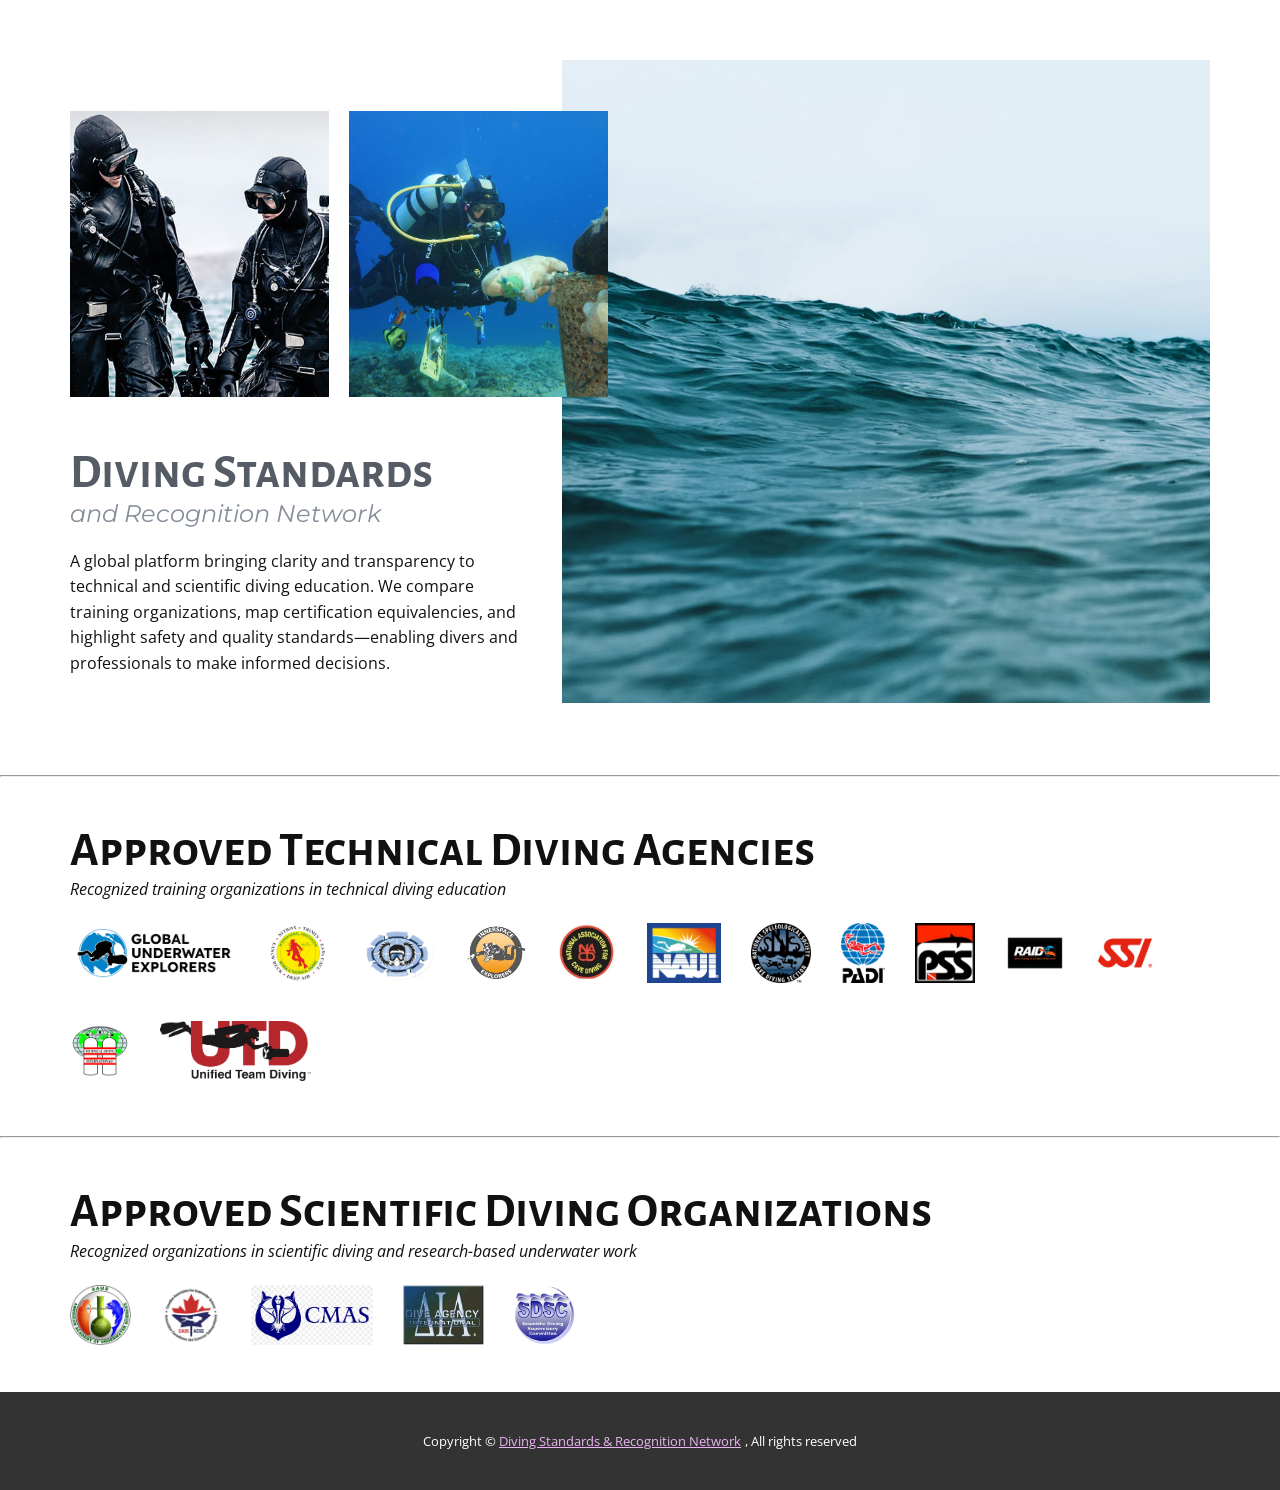
<file: index.html>
<!DOCTYPE html>
<html style="font-size: 16px;" lang="en"><head>
  <meta name="viewport" content="width=device-width, initial-scale=1.0">
  <meta charset="utf-8">
  <meta name="keywords" content="Scuba Diving">
  <meta name="description" content="">
  <title>Diving Standards & Recognition Network</title>
  <link rel="stylesheet" href="/css/nicepage.css" media="screen">
  <link rel="stylesheet" href="/css/nicepage-site.css" media="screen">
  <link rel="stylesheet" href="/css/Page-4.css" media="screen">
  
  <script class="u-script" type="text/javascript" src="/js/jquery-3.5.1.min.js" defer=""></script>
  <script class="u-script" type="text/javascript" src="/js/nicepage.js" defer=""></script>
  <link id="u-theme-google-font" rel="stylesheet" href="https://fonts.googleapis.com/css?family=Montserrat:100,100i,200,200i,300,300i,400,400i,500,500i,600,600i,700,700i,800,800i,900,900i|Open+Sans:300,300i,400,400i,500,500i,600,600i,700,700i,800,800i">
  <link id="u-page-google-font" rel="stylesheet" href="https://fonts.googleapis.com/css?family=Alegreya+Sans+SC:100,100i,300,300i,400,400i,500,500i,700,700i,800,800i,900,900i">

  <script type="application/ld+json">{
		"@context": "https://schema.org",
		"@type": "Organization",
		"name": ""
  }</script>
  
  <meta name="theme-color" content="#a734b7">
  <meta property="og:title" content="Page 4">
  <meta property="og:type" content="website">
</head>

<body data-path-to-root="/" data-include-products="false" class="u-body u-xl-mode" data-lang="en">
  <section class="u-align-right u-clearfix u-section-1" id="sec-b1d3">
    <div class="u-clearfix u-sheet u-valign-top-lg u-valign-top-md u-valign-top-xl u-sheet-1">
      <img src="/img/dafe.jpg" alt="" class="u-expanded-width-sm u-expanded-width-xs u-image u-image-default u-image-1">

      <div class="u-clearfix u-gutter-20 u-layout-wrap u-layout-wrap-1">
        <div class="u-gutter-0 u-layout">
          <div class="u-layout-col">
            <div class="u-size-30">
              <div class="u-layout-row">
                <div class="u-container-style u-image u-layout-cell u-left-cell u-size-30 u-image-2">
                  <div class="u-container-layout u-container-layout-1"></div>
                </div>

                <div class="u-container-style u-image u-layout-cell u-right-cell u-size-30 u-image-3">
                  <div class="u-container-layout u-container-layout-2"></div>
                </div>
              </div>
            </div>

            <div class="u-size-30">
              <div class="u-layout-col">
                <div class="u-container-style u-layout-cell u-left-cell u-right-cell u-size-60 u-layout-cell-3">
                  <div class="u-container-layout u-container-layout-3">
                    <h1 class="u-custom-font u-text u-text-palette-5-dark-2 u-text-1">Diving Standards</h1>
                    <h4 class="u-text u-text-palette-5-dark-1 u-text-2">and Recognition Network</h4>
                    <p class="u-text u-text-default u-text-3">A global platform bringing clarity and transparency to technical and scientific diving education. We compare training organizations, map certification equivalencies, and highlight safety and quality standards—enabling divers and professionals to make informed decisions.</p>
                  </div>
                </div>
              </div>
            </div>
          </div>
        </div>
      </div>
    </div>

    <hr>

    <div class="u-clearfix u-sheet u-valign-middle u-section-2" style="padding-top:40px; padding-bottom:40px;">
      <h2 class="u-text u-text-default u-text-1">Approved Technical Diving Agencies</h2>
      <p class="u-text u-text-default u-text-2">Recognized training organizations in technical diving education</p>

      <div class="u-layout-grid u-expanded-width u-grid-3" style="display:flex; flex-wrap:wrap; gap:30px; align-items:center; margin-top:20px;">

        <div class="u-logo-item">
          <a href="#" target="_blank" title="GUE">
            <img src="/img/logos/gue.png" alt="GUE" style="height:60px;">
          </a>
        </div>
        
        <div class="u-logo-item">
          <a href="#" target="_blank" title="IANTD">
            <img src="/img/logos/iantd.png" alt="IANTD" style="height:60px;">
          </a>
        </div>

        <div class="u-logo-item">
          <a href="#" target="_blank" title="IART">
            <img src="/img/logos/iart.png" alt="IART" style="height:60px;">
          </a>
        </div>
        
        <div class="u-logo-item">
          <a href="#" target="_blank" title="ISE">
            <img src="/img/logos/ise.png" alt="ISE" style="height:60px;">
          </a>
        </div>
        
        <div class="u-logo-item">
          <a href="#" target="_blank" title="NACD">
            <img src="/img/logos/nacd.png" alt="NACD" style="height:60px;">
          </a>
        </div>
        
        <div class="u-logo-item">
          <a href="#" target="_blank" title="NAUI Tech">
            <img src="/img/logos/naui.png" alt="NAUI Tech" style="height:60px;">
          </a>
        </div>
        
        <div class="u-logo-item">
          <a href="#" target="_blank" title="NSS-CDS">
            <img src="/img/logos/nss-cds.png" alt="NSS-CDS" style="height:60px;">
          </a>
        </div>
        
        <div class="u-logo-item">
          <a href="#" target="_blank" title="PADI TecRec">
            <img src="/img/logos/padi.png" alt="PADI TecRec" style="height:60px;">
          </a>
        </div>
        
        <div class="u-logo-item">
          <a href="https://www.pssworldwide.org/en/technical-pss.htm" target="_blank" title="PSS">
            <img src="/img/logos/pss.png" alt="PSS" style="height:60px;">
          </a>
        </div>
        
        <div class="u-logo-item">
          <a href="#" target="_blank" title="RAID">
            <img src="/img/logos/raid.png" alt="RAID" style="height:60px;">
          </a>
        </div>
        
        <div class="u-logo-item">
          <a href="#" target="_blank" title="SSI XR">
            <img src="/img/logos/ssi.png" alt="SSI XR" style="height:60px;">
          </a>
        </div>

        <div class="u-logo-item">
          <a href="#" target="_blank" title="TDI">
            <img src="/img/logos/tdi.png" alt="TDI" style="height:60px;">
          </a>
        </div>

        <div class="u-logo-item">
          <a href="#" target="_blank" title="UTD">
            <img src="/img/logos/utd.png" alt="UTD" style="height:60px;">
          </a>
        </div>

      </div>
    </div>

    <hr>


    <div class="u-clearfix u-sheet u-valign-middle u-section-3" style="padding-top:40px; padding-bottom:40px;">
      <h2 class="u-text u-text-default u-text-1">Approved Scientific Diving Organizations</h2>
      <p class="u-text u-text-default u-text-2">Recognized organizations in scientific diving and research-based underwater work</p>

      <div class="u-layout-grid u-expanded-width u-grid-3" style="display:flex; flex-wrap:wrap; gap:30px; align-items:center; margin-top:20px;">

        <div class="u-logo-item">
          <a href="#" target="_blank" title="AAUS">
            <img src="/img/logos/aaus.png" alt="AAUS" style="height:60px;">
          </a>
        </div>

        <div class="u-logo-item">
          <a href="#" target="_blank" title="CAUS">
            <img src="/img/logos/caus.png" alt="CAUS" style="height:60px;">
          </a>
        </div>

        <div class="u-logo-item">
          <a href="#" target="_blank" title="CMAS Scientific Committee">
            <img src="/img/logos/cmas.png" alt="CMAS Scientific Committee" style="height:60px;">
          </a>
        </div>

        <div class="u-logo-item">
          <a href="#" target="_blank" title="DIA">
            <img src="/img/logos/dia.png" alt="DIA" style="height:60px;">
          </a>
        </div>

        <div class="u-logo-item">
          <a href="#" target="_blank" title="SDSC">
            <img src="/img/logos/sdsc.png" alt="SDSC" style="height:60px;">
          </a>
        </div>

      </div>
    </div>
  </section>

  <section class="u-backlink u-clearfix u-grey-80">
    <p class="u-text">
    <span>Copyright &copy; </span>
    <a class="u-link" href="https://dsrn.org/" target="_blank" rel="nofollow">
      <span>Diving Standards & Recognition Network</span>
    </a>
    <span>, All rights reserved</span>
    </p>
  </section>
  
</body>
</html>
</file>
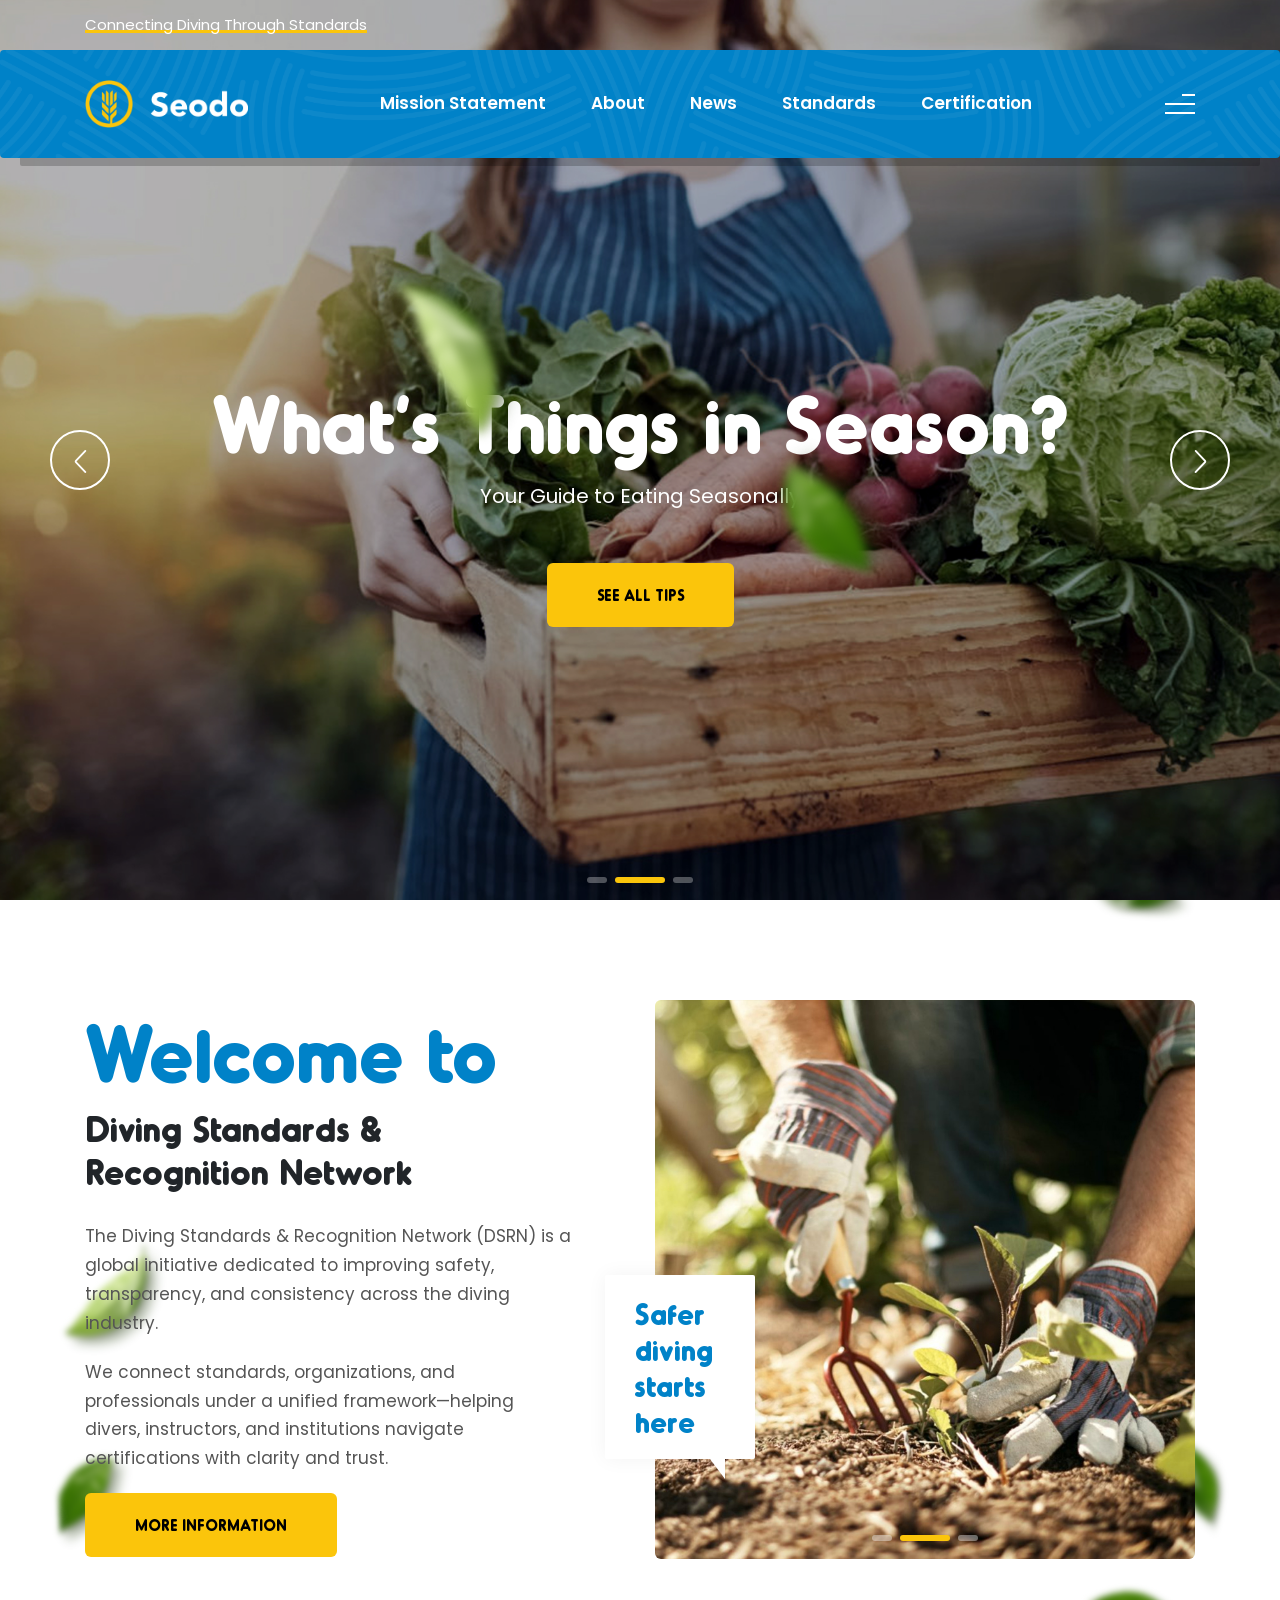
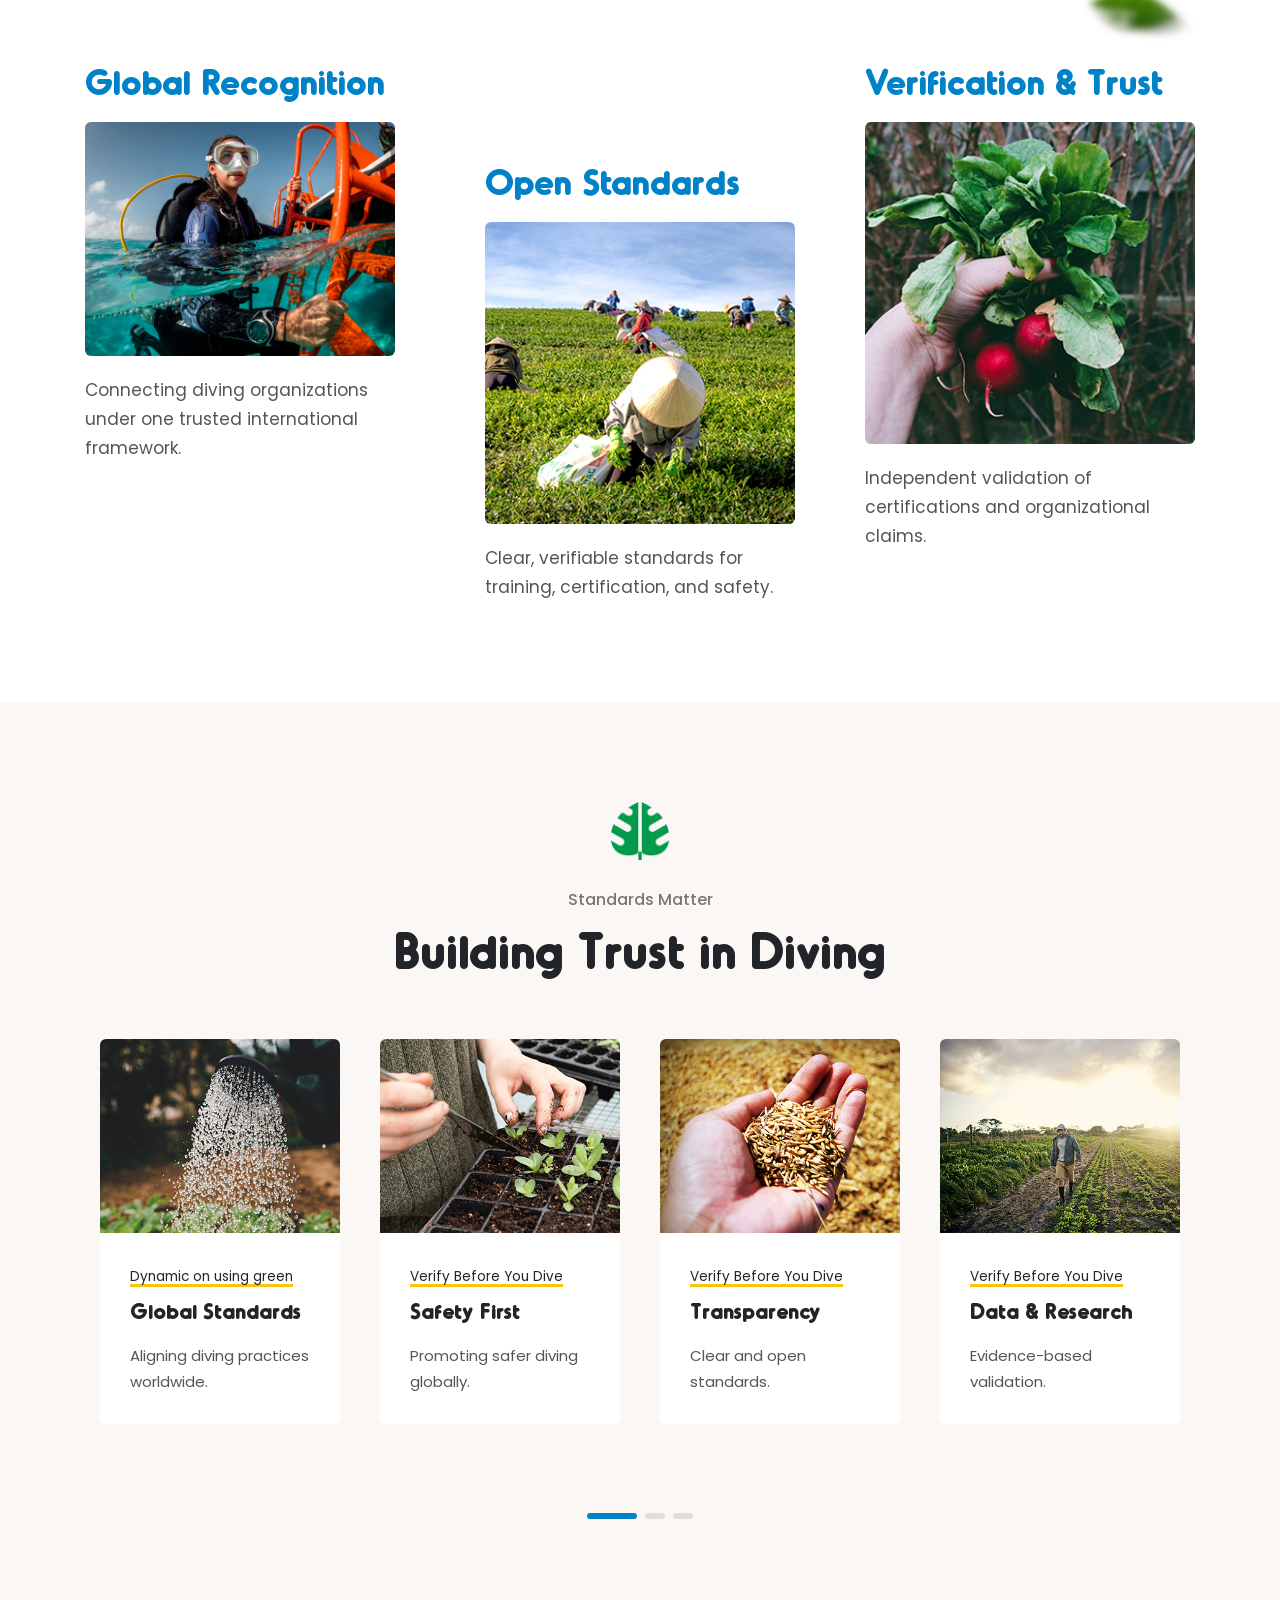
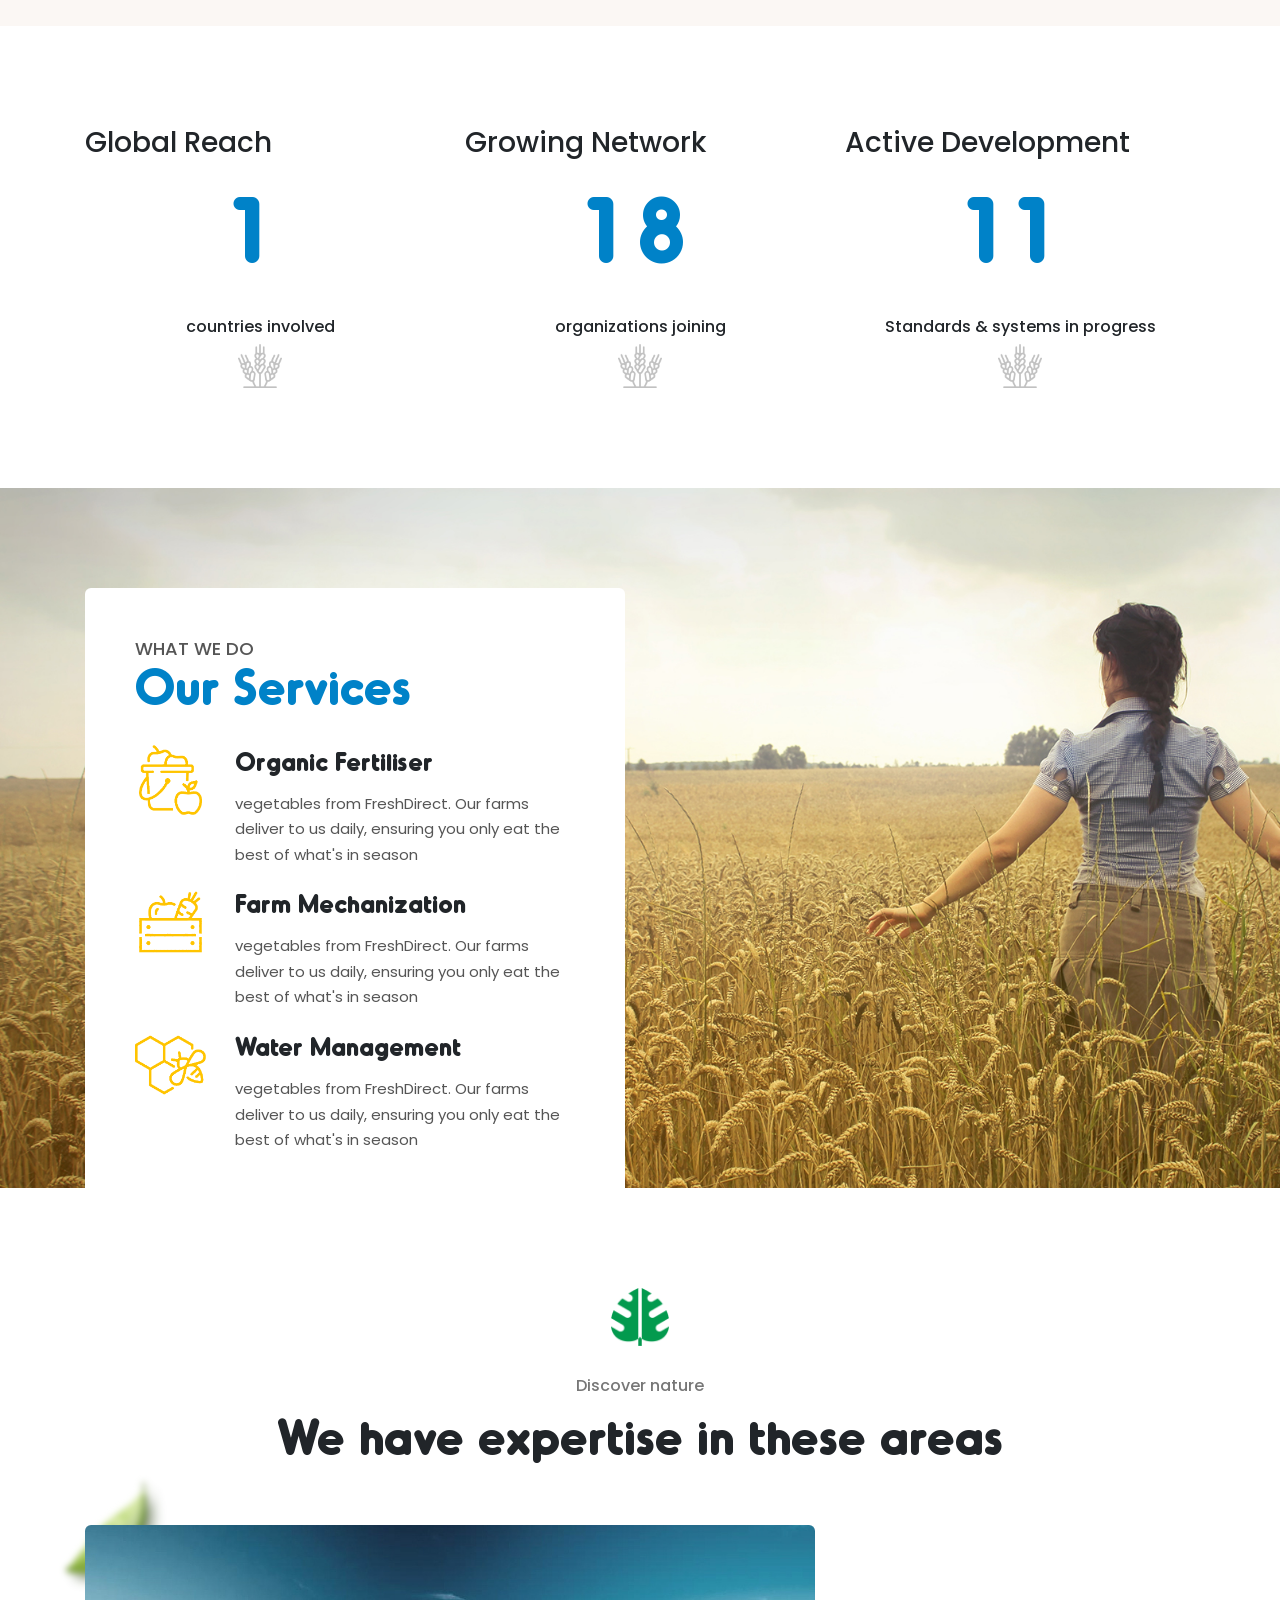
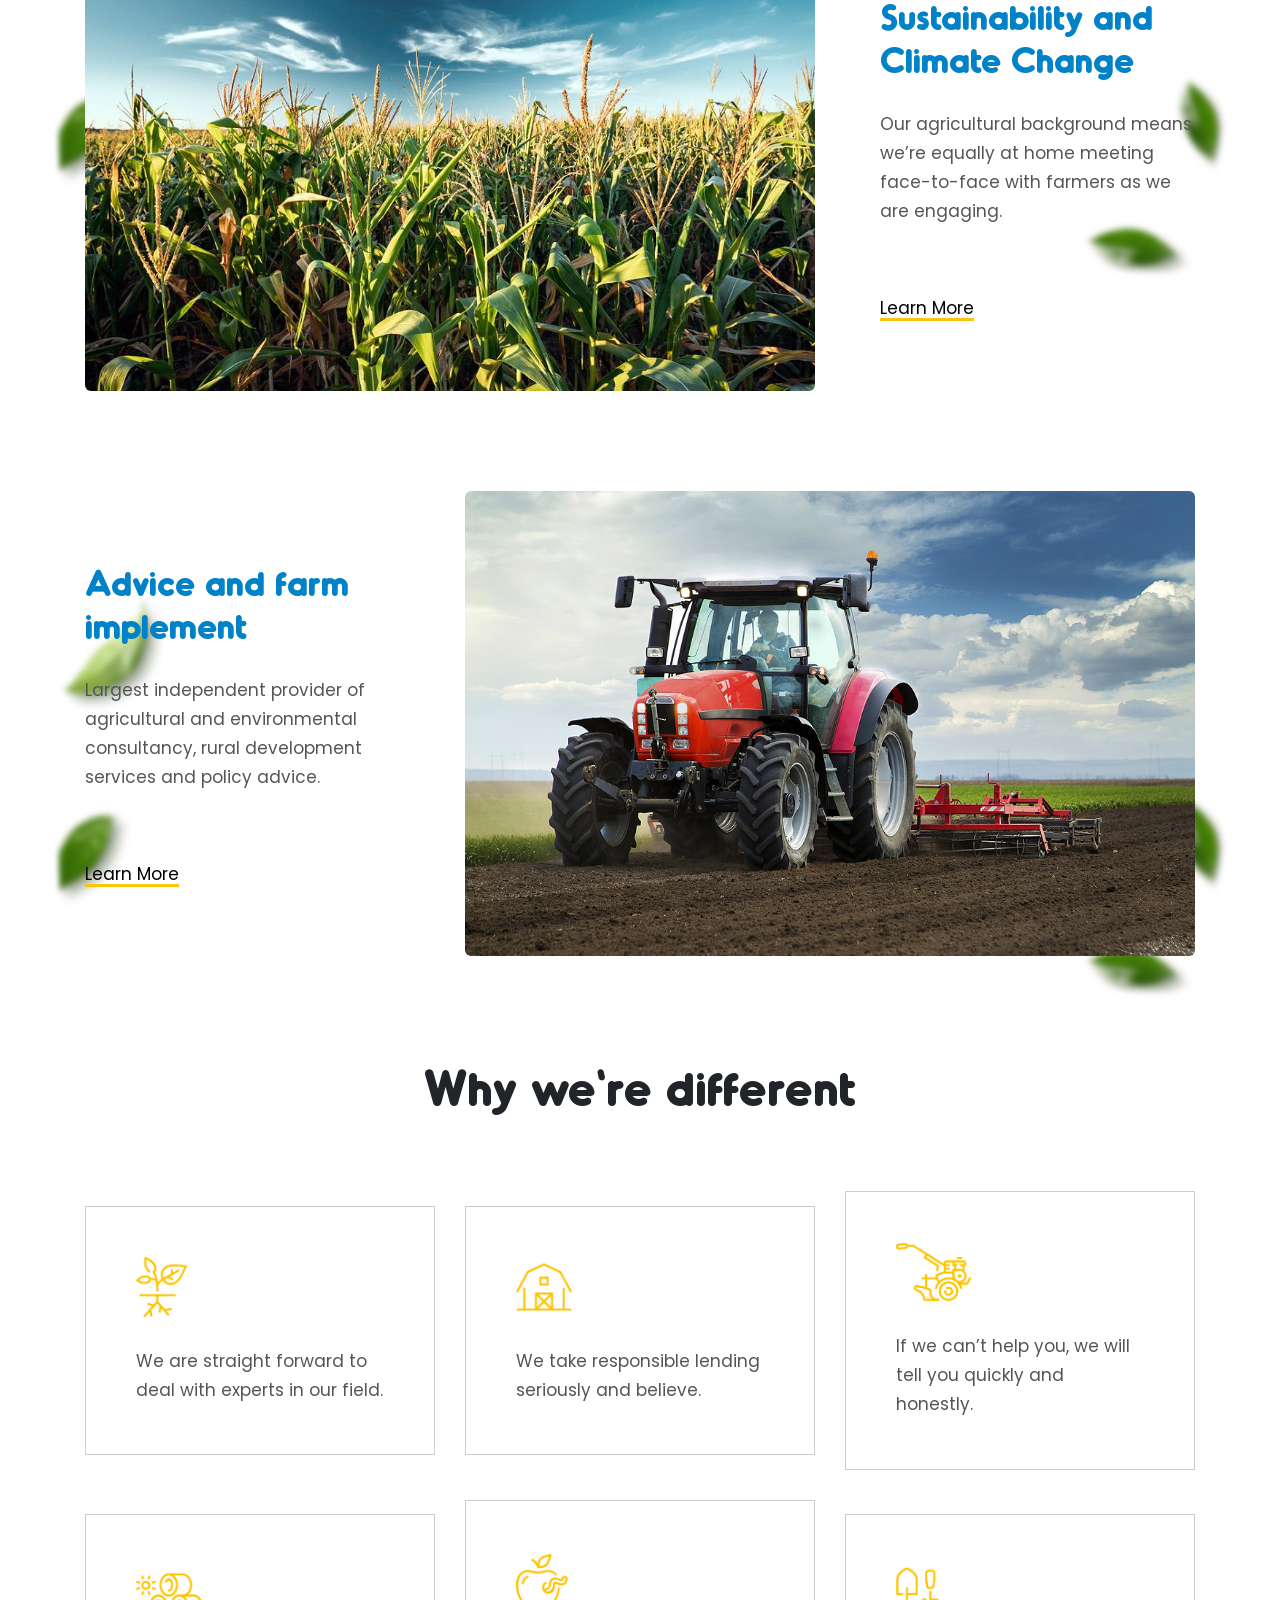
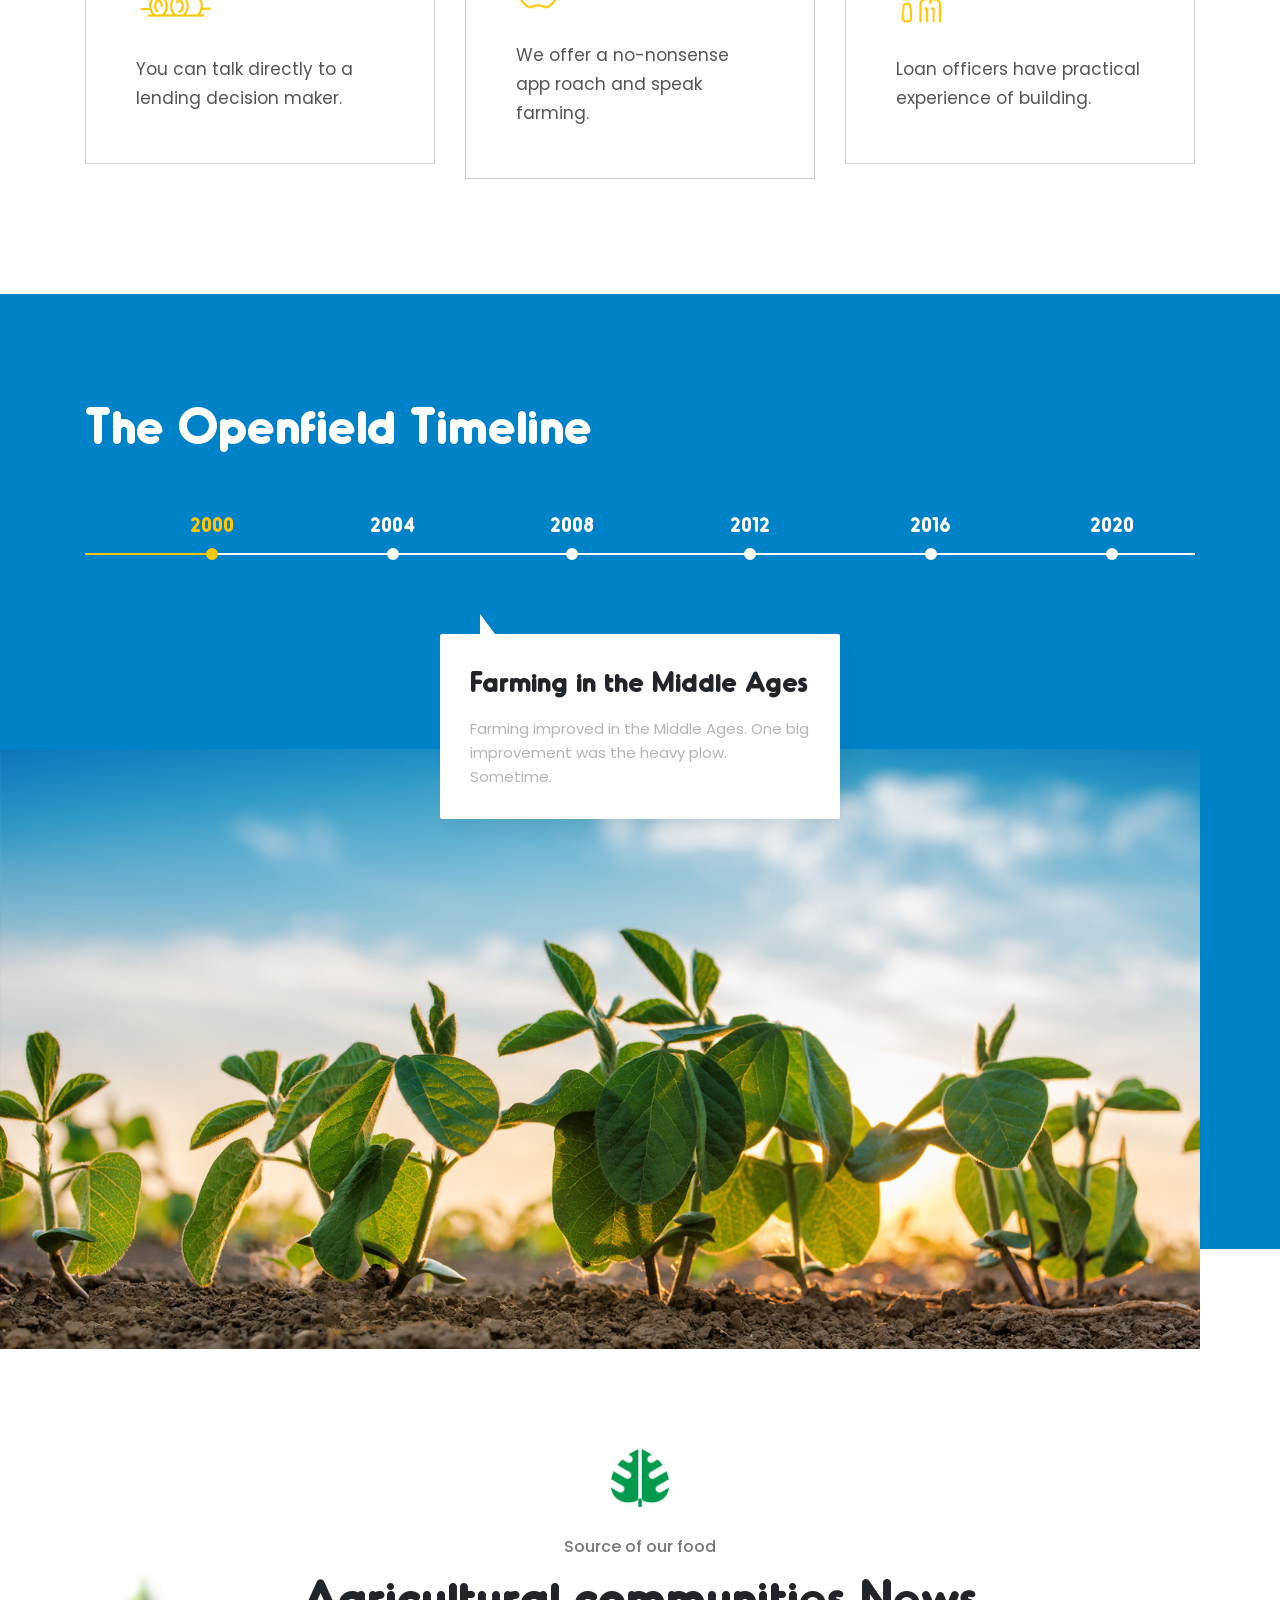
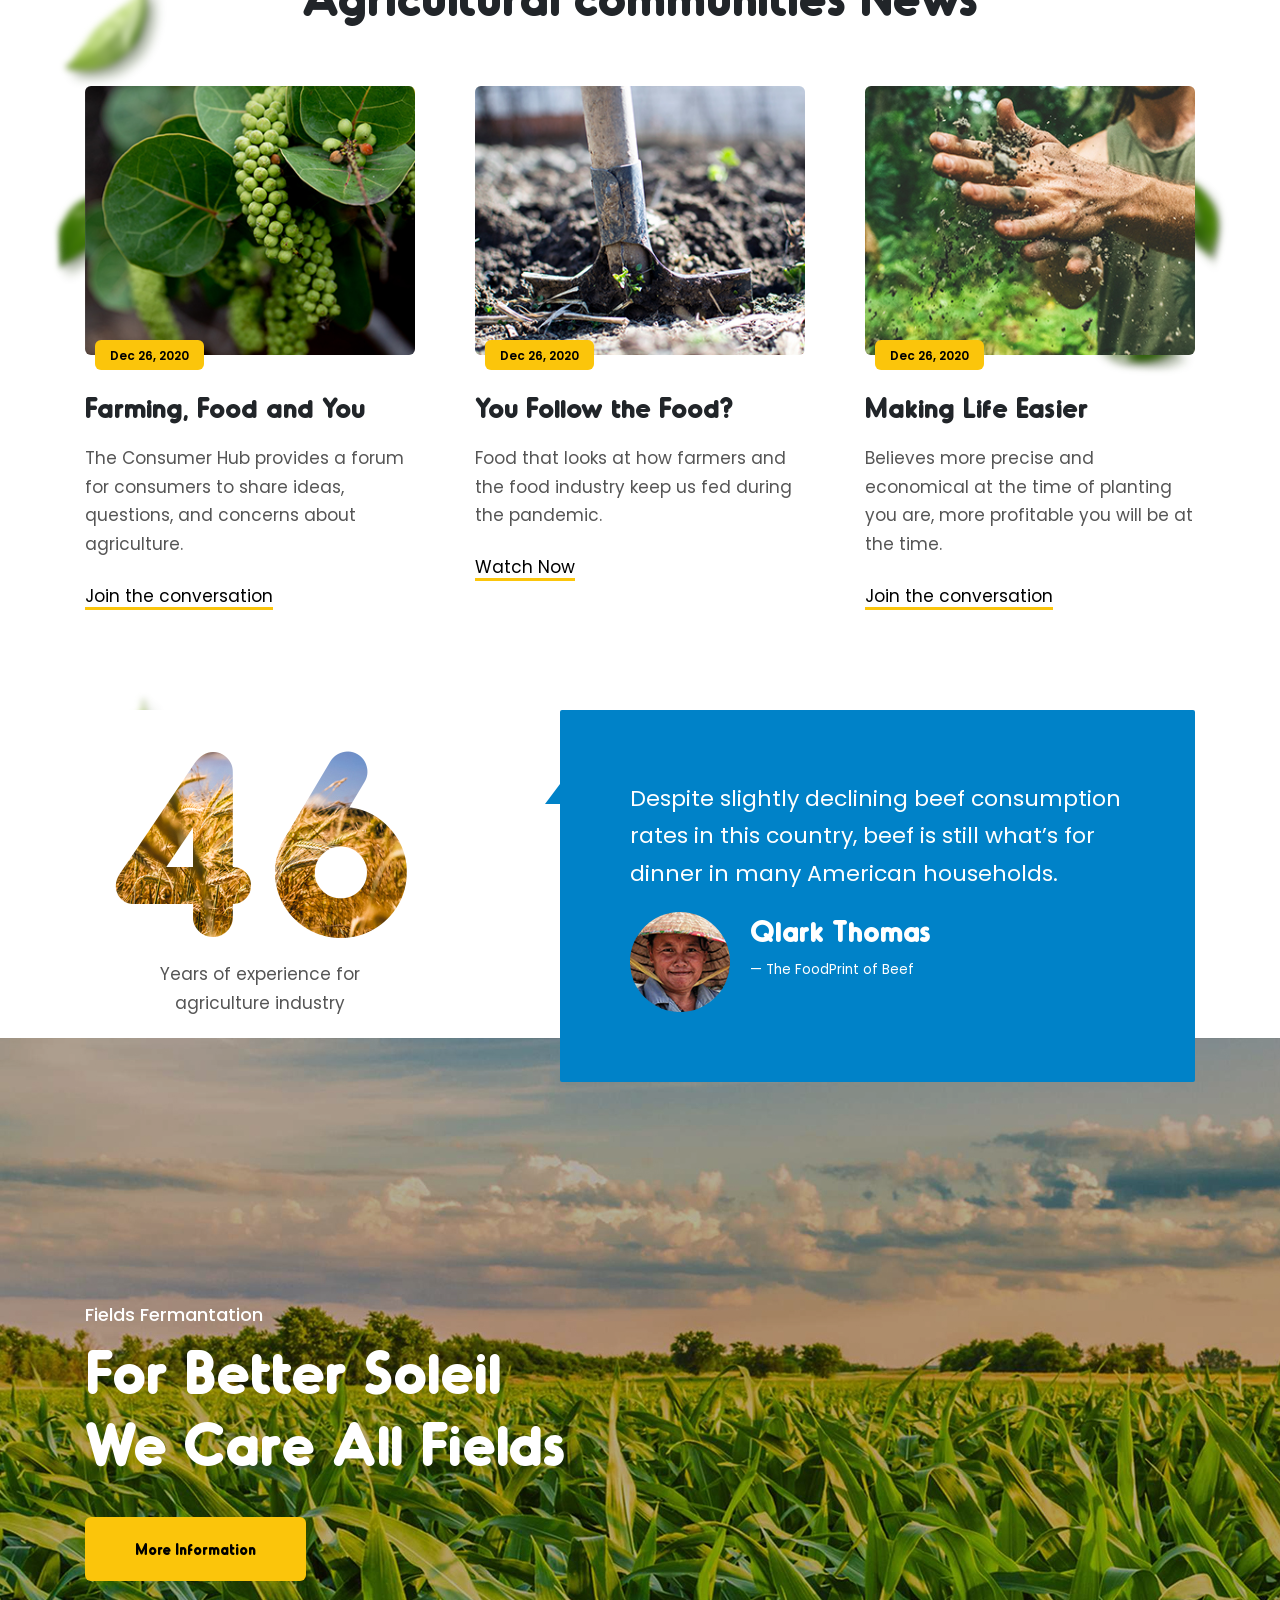
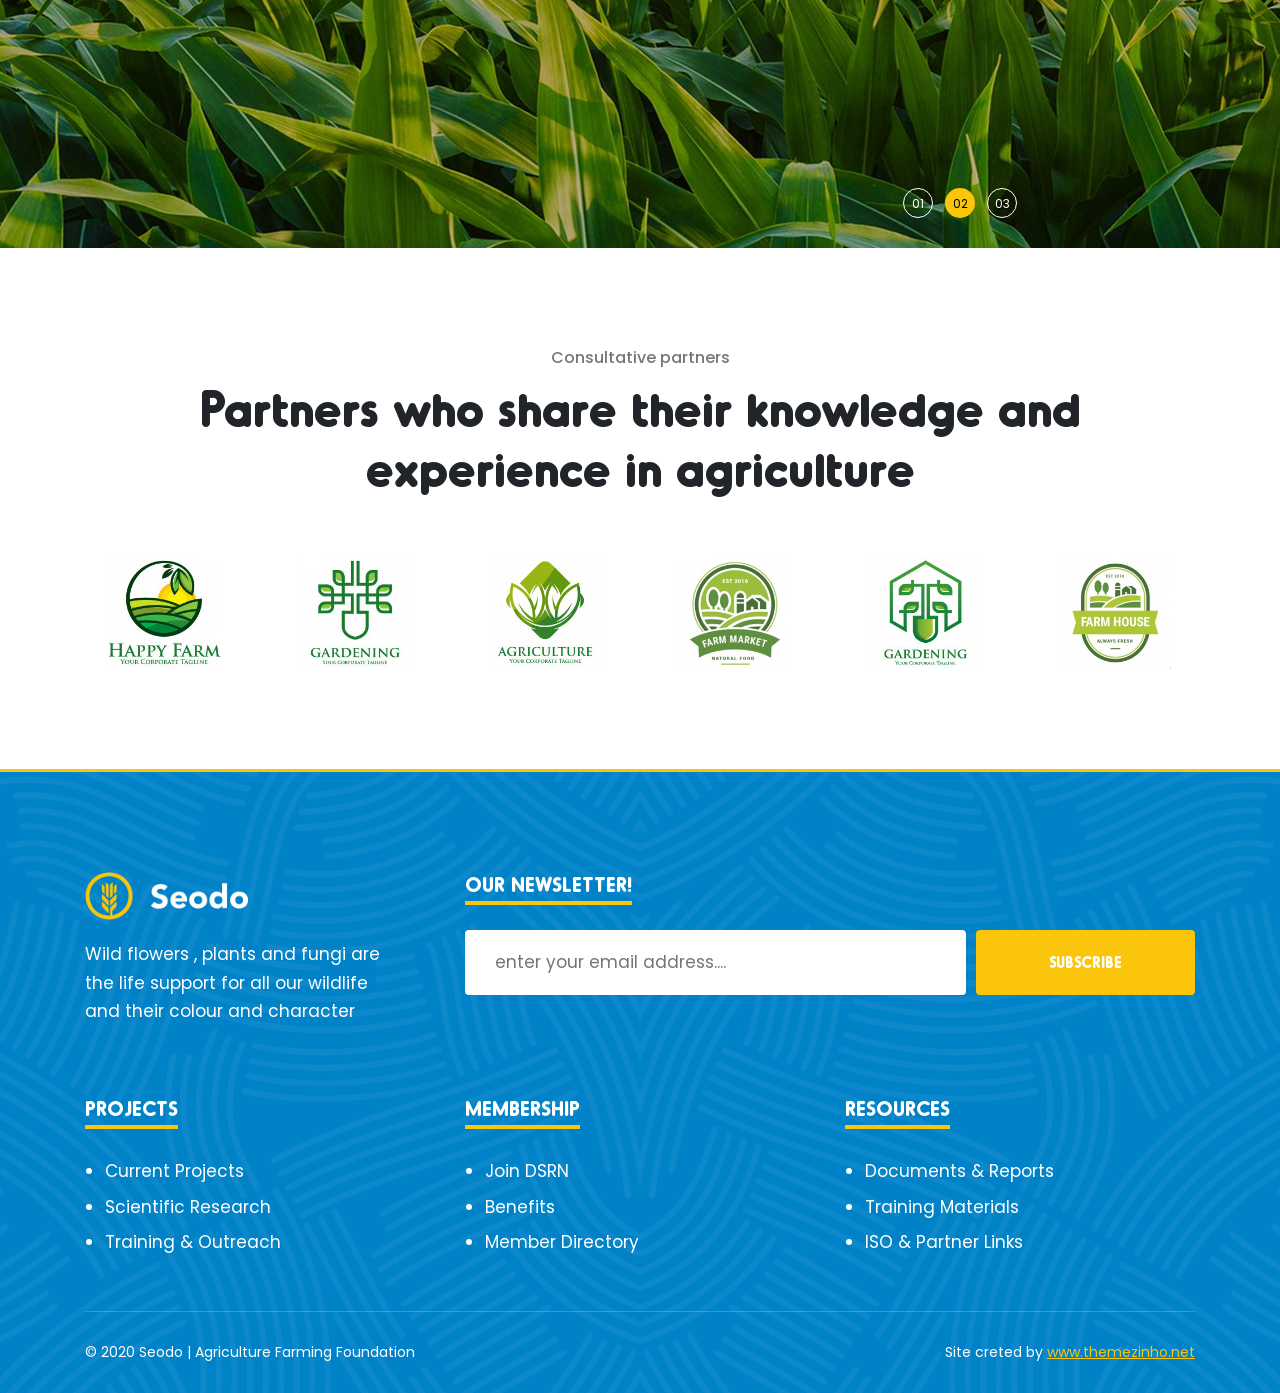
<file: v2/index.html>
<!doctype html>
<html lang="en">
<head>
  <meta charset="utf-8">
  <meta name="viewport" content="width=device-width, initial-scale=1, shrink-to-fit=no">
  <meta name="theme-color" content="#0082c8"/>
  <title>DSRN.org | Diving Standards & Recognition Network</title>
  <meta name="author" content="Nevcan Uludaş - nevcanuludas@gmail.com">
  <meta name="description" content="A global platform bringing clarity and transparency to technical and scientific diving education. We compare training organizations, map certification equivalencies, and highlight safety and quality standards—enabling divers and professionals to make informed decisions.">
  <meta name="keywords" content="DSRN, diving standards, diving certification, underwater exploration, ISO diving standards, dive safety, dive training, international diving recognition, non-profit diving organization, conservation projects, marine research, dive education, technical diving, recreational diving, dive community">

  <!-- SOCIAL MEDIA META -->
  <meta property="og:description" content="DSRN.org | Diving Standards & Recognition Network">
  <meta property="og:image" content="./images/preview.png">
  <meta property="og:site_name" content="DSRN.org">
  <meta property="og:title" content="DSRN.org">
  <meta property="og:type" content="website">
  <meta property="og:url" content="http://dsrn.org">

  <!-- FAVICON FILES -->
  <link href="ico/apple-touch-icon-144-precomposed.png" rel="apple-touch-icon" sizes="144x144">
  <link href="ico/apple-touch-icon-114-precomposed.png" rel="apple-touch-icon" sizes="114x114">
  <link href="ico/apple-touch-icon-72-precomposed.png" rel="apple-touch-icon" sizes="72x72">
  <link href="ico/apple-touch-icon-57-precomposed.png" rel="apple-touch-icon">
  <link href="ico/favicon.png" rel="shortcut icon">

  <!-- CSS FILES -->
  <link rel="stylesheet" href="./css/lineicons.css">
  <link rel="stylesheet" href="./css/timeline.css">
  <link rel="stylesheet" href="./css/fancybox.min.css">
  <link rel="stylesheet" href="./css/swiper.min.css">
  <link rel="stylesheet" href="./css/odometer.min.css">
  <link rel="stylesheet" href="./css/bootstrap.min.css">
  <link rel="stylesheet" href="./css/style.css">
</head>
<body>
  <!-- preloader -->
  <div class="preloader"> <img src="images/preloader.gif" alt="Image"> </div>
  <!-- end preloader -->

  <!-- page-transition -->
  <div class="page-transition"></div>
  <!-- end page-transition -->

  <aside class="side-widget">
  <div class="inner">
    <div class="logo"> <a href="index.html"><img src="images/logo.png" alt="Image"></a> </div>
    <!-- end logo -->
    <div class="hide-mobile">
      <p>Wild flowers , plants and fungi are the life support for all our wildlife and their colour and character</p>
      <figure class="gallery"><a href="images/slide02.jpg" data-fancybox><img src="images/slide02.jpg" alt="Image"></a><a href="images/slide03.jpg" data-fancybox><img src="images/slide03.jpg" alt="Image"></a></figure>
      <h6 class="widget-title">CONTACT INFO</h6>
      <address class="address">
      <p>+1 (850) 344 0 66<br>
<a href="#">organic@seodo.com.ua</a></p>
      </address>
      <h6 class="widget-title">FOLLOW US</h6>
      <ul class="social-media">
        <li><a href="#"><i class="lni lni-facebook-filled"></i></a></li>
        <li><a href="#"><i class="lni lni-twitter-original"></i></a></li>
        <li><a href="#"><i class="lni lni-instagram"></i></a></li>
        <li><a href="#"><i class="lni lni-youtube"></i></a></li>
        <li><a href="#"><i class="lni lni-pinterest"></i></a></li>
      </ul>
    </div>
    <!-- end hide-mobile -->
    <div class="show-mobile">
      <div class="site-menu">
        <ul>
          <li><a href="#">Mission Statement</a>
          <ul>
            <li><a href="services-offers.html">Services and Offers </a></li>
            <li><a href="campaigns.html">Campaigns</a></li>
          </ul>
        </li>
        <li><a href="#">Food & Farming</a>
          <ul>
            <li><a href="explore-farming.html">Explore Farming</a></li>
            <li><a href="our-work.html">Our Work</a></li>
            <li><a href="farming-issues.html">Farming Issues</a></li>
          </ul>
        </li>
        <li><a href="news.html">News</a></li>
        <li><a href="about.html">About</a></li>
        <li><a href="contact.html">Contact</a></li>
      </ul>
      </div>
      <!-- end site-menu --> 
    </div>
    <!-- end show-mobile --> 
    <small>© 2020 Seodo | Agriculture Farming Foundation</small> </div>
  <!-- end inner --> 
</aside>
<!-- end side-widget -->

<div class="topbar">
  <div class="container">
    <div class="text">Connecting Diving Through Standards</div>
    <!-- <div class="social-media"> Follow us
      <ul>
        <li><a href="#"><i class="lni lni-facebook-filled"></i></a></li>
        <li><a href="#"><i class="lni lni-twitter-original"></i></a></li>
        <li><a href="#"><i class="lni lni-instagram"></i></a></li>
        <li><a href="#"><i class="lni lni-youtube"></i></a></li>
        <li><a href="#"><i class="lni lni-pinterest"></i></a></li>
      </ul>
    </div>  -->
    
    <!-- <div class="phone"><i class="lni lni-mobile"></i> +90 (555) 543 5144</div> -->
  </div>
  <!-- end container --> 
</div>
<!-- end topbar -->
<nav class="navbar">
  <div class="container">
    <div class="logo"> <a href="index.html"> <img src="images/logo.png" srcset="images/logo@2x.png" alt="Image"> </a> </div>
    <!-- end logo -->
    <div class="site-menu">
      <ul>
        <li><a href="about.html">Mission Statement</a></li>

        <li><a href="#">About</a>
          <ul>
            <li><a href="our-work.html">What is DSRN?</a></li>
            <li><a href="farming-issues.html">Governance</a></li>
            <li><a href="contact.html">Contact</a></li>
          </ul>
        </li>

        <li><a href="news.html">News</a></li>

        <li><a href="#">Standards</a>
          <ul>
            <li><a href="services-offers.html">National Standards</a></li>
            <li><a href="campaigns.html">International Standards</a></li>
            <li><a href="campaigns.html">ISO References</a></li>
            <li><a href="campaigns.html">Sertifikasyon Rehberi</a></li>
          </ul>
        </li>

        <li><a href="#">Certification</a>
          <ul>
            <li><a href="services-offers.html">How to Get Certified</a></li>
            <li><a href="campaigns.html">Approved Organizations</a></li>
            <li><a href="campaigns.html">Verify Certification</a></li>
          </ul>
        </li>
      </ul>
    </div>
    <!-- end site-menu -->

    <div class="hamburger-menu"> <span></span> <span></span> <span></span> </div>
    <!-- end hamburger-menu --> 
  </div>
  <!-- end container --> 
</nav>
<!-- end navbar -->
<header class="header">
  <div class="main-slider">
    <div class="swiper-wrapper">
      <div class="swiper-slide">
        <div class="slide-image" data-background="images/slide01.jpg"></div>
        <!-- end slider-image -->
        <div class="slide-inner">
          <h1>What’s Things in Season?</h1>
          <p>Your Guide to Eating Seasonally</p>
          <a href="#">SEE ALL TIPS</a> </div>
        <!-- end slide-inner --> 
      </div>
      <!-- end swiper-slide -->
      <div class="swiper-slide">
        <div class="slide-image" data-background="images/slide02.jpg"></div>
        <!-- end slider-image -->
        <div class="slide-inner">
          <h1>What’s Things in Season?</h1>
          <p>Your Guide to Eating Seasonally</p>
          <a href="#">SEE ALL TIPS</a> </div>
        <!-- end slide-inner --> 
      </div>
      <!-- end swiper-slide -->
      <div class="swiper-slide">
        <div class="slide-image" data-background="images/slide03.jpg"></div>
        <!-- end slider-image -->
        <div class="slide-inner">
          <h1>What’s Things in Season?</h1>
          <p>Your Guide to Eating Seasonally</p>
          <a href="#">SEE ALL TIPS</a> </div>
        <!-- end slide-inner --> 
      </div>
      <!-- end swiper-slide --> 
    </div>
    <!-- end swiper-wrapper -->
    <div class="button-prev"><i class="lni lni-chevron-left"></i></div>
    <!-- end button-prev -->
    <div class="button-next"><i class="lni lni-chevron-right"></i></div>
    <!-- end button-next -->
    <div class="swiper-pagination"></div>
    <!-- end swiper-pagination -->
    <div class="parallax-element" data-stellar-ratio="2"></div>
    <!-- end parallax-element --> 
  </div>
  <!-- end main-slider --> 
</header>
<!-- end header -->
<section class="content-section" data-background="images/section-bg01.png" data-stellar-background-ratio="1.2">
  <div class="container">
    <div class="row align-items-center">
      <div class="col-lg-6">
        <div class="side-content left">
          <h2>Welcome to</h2>
          <h6>Diving Standards & Recognition Network</h6>
          <p>The Diving Standards & Recognition Network (DSRN) is a global initiative dedicated to improving safety, transparency, and consistency across the diving industry.</p>
          <p>We connect standards, organizations, and professionals under a unified framework—helping divers, instructors, and institutions navigate certifications with clarity and trust.</p>
          <!-- <p>Through collaboration and data-driven validation, DSRN aims to become a trusted international reference for diving standards and recognition.</p> -->
          <a href="#" class="custom-button">MORE INFORMATION</a> </div>
        <!-- end side-content -->
      </div>
      <!-- end col-6 -->

      <div class="col-lg-6">
        <div class="side-slider">
          <div class="slider">
            <div class="swiper-wrapper">
              <div class="swiper-slide"> <img src="images/side-slide01.jpg" alt="Image"> </div>
              <!-- end swiper-slide -->
              <div class="swiper-slide"> <img src="images/side-slide02.jpg" alt="Image"> </div>
              <!-- end swiper-slide -->
              <div class="swiper-slide"> <img src="images/side-slide03.jpg" alt="Image"> </div>
              <!-- end swiper-slide --> 
            </div>
            <!-- end swiper-wrapper -->
            <div class="swiper-pagination"></div>
            <!-- end swiper-pagination --> 
          </div>
          <!-- end slider -->
          <div class="note-box">Safer diving starts here</div>
          <!-- end note-box --> 
        </div>
        <!-- end side-slider --> 
      </div>
      <!-- end col-6 --> 
    </div>
    <!-- end row --> 
  </div>
  <!-- end container --> 
</section>
<!-- end content-section -->
<section class="content-section no-top-spacing">
  <div class="container">
    <div class="row">
      <div class="col-md-4">
        <div class="image-content-box">
          <h5>Global Recognition</h5>
          <figure><img src="images/image-box01.jpg" alt="Image"></figure>
          <p>Connecting diving organizations under one trusted international framework.</p>
        </div>
        <!-- end image-content-box --> 
      </div>
      <!-- end col-4 -->
      
      <div class="col-md-4">
        <div class="image-content-box">
          <h5>Open Standards</h5>
          <figure><img src="images/image-box02.jpg" alt="Image"></figure>
          <p>Clear, verifiable standards for training, certification, and safety.</p>
        </div>
        <!-- end image-content-box --> 
      </div>
      <!-- end col-4 -->
      
      <div class="col-md-4">
        <div class="image-content-box">
          <h5>Verification & Trust</h5>
          <figure><img src="images/image-box03.jpg" alt="Image"></figure>
          <p>Independent validation of certifications and organizational claims.</p>
        </div>
        <!-- end image-content-box --> 
      </div>
      <!-- end col-4 --> 
    </div>
    <!-- end row --> 
  </div>
  <!-- end container --> 
</section>
<!-- end content-section -->
<section class="content-section" data-background="#fbf7f4">
  <div class="container">
    <div class="section-title">
      <figure> <img src="images/section-title-shape.png" alt="Image"> </figure>
      <h6>Standards Matter</h6>
      <h2>Building Trust in Diving</h2>
    </div>
    <!-- end section-title --> 
  </div>
  <!-- end container -->
  <div class="carousel-image-box">
    <div class="swiper-wrapper">
      <div class="swiper-slide">
        <figure> <img src="images/carousel-image01.jpg" alt="Image"> </figure>
        <div class="content"> <small>Dynamic  on using green</small>
          <h5>Global Standards</h5>
          <p>Aligning diving practices worldwide.</p>
        </div>
        <!-- end content --> 
      </div>
      <!-- end swiper-slide -->
      <div class="swiper-slide">
        <figure> <img src="images/carousel-image03.jpg" alt="Image"> </figure>
        <div class="content"> <small>Verify Before You Dive</small>
          <h5>Safety First</h5>
          <p>Promoting safer diving globally.</p>
        </div>
        <!-- end content --> 
      </div>
      <!-- end swiper-slide -->
      <div class="swiper-slide">
        <figure> <img src="images/carousel-image04.jpg" alt="Image"> </figure>
        <div class="content"> <small>Verify Before You Dive</small>
          <h5>Transparency</h5>
          <p>Clear and open standards.</p>
        </div>
        <!-- end content --> 
      </div>
      <!-- end swiper-slide -->
      <div class="swiper-slide">
        <figure> <img src="images/carousel-image05.jpg" alt="Image"> </figure>
        <div class="content"> <small>Verify Before You Dive</small>
          <h5>Data & Research</h5>
          <p>Evidence-based validation.</p>
        </div>
        <!-- end content --> 
      </div>
      <!-- end swiper-slide -->
      <div class="swiper-slide">
        <figure> <img src="images/carousel-image06.jpg" alt="Image"> </figure>
        <div class="content"> <small>Verify Before You Dive</small>
          <h5>Industry Collaboration</h5>
          <p>Connecting organizations worldwide.</p>
        </div>
        <!-- end content --> 
      </div>
      <!-- end swiper-slide --> 
      <div class="swiper-slide">
        <figure> <img src="images/carousel-image02.jpg" alt="Image"> </figure>
        <div class="content"> <small>Verify Before You Dive</small>
          <h5>Certification Verification</h5>
          <p>Verify training and credentials.</p>
        </div>
        <!-- end content --> 
      </div>
      <!-- end swiper-slide -->
    </div>
    <!-- end swiper-wrapper -->
    <div class="swiper-pagination"></div>
    <!-- end swiper-pagination --> 
  </div>
  <!-- end carousel-image-box --> 
</section>
<section class="content-section">
  <div class="container">
    <div class="row">
      <div class="col-md-4">
        <h3>Global Reach</h3>
        <div class="counter-box"> <span class="odometer" data-count="1" data-status="yes">0</span>
          <h6>countries involved</h6>
          <figure><img src="images/counter-icon.png" alt="Image"></figure>
        </div>
        <!-- end counter-box --> 
      </div>
      <!-- end col-4 -->
      <div class="col-md-4">
        <h3>Growing Network</h3>
        <div class="counter-box"> <span class="odometer" data-count="18" data-status="yes">0</span>
          <h6>organizations joining</h6>
          <figure><img src="images/counter-icon.png" alt="Image"></figure>
        </div>
        <!-- end counter-box --> 
      </div>
      <!-- end col-4 -->
      <div class="col-md-4">
        <h3>Active Development</h3>
        <div class="counter-box"> <span class="odometer" data-count="11" data-status="yes">0</span>
          <h6>Standards & systems in progress</h6>
          <figure><img src="images/counter-icon.png" alt="Image"></figure>
        </div>
        <!-- end counter-box --> 
      </div>
      <!-- end col-4 --> 
    </div>
    <!-- end row --> 
  </div>
  <!-- end container --> 
</section>
<!-- end content-section -->
<section class="content-section no-bottom-spacing" data-background="images/section-image01.jpg">
  <div class="container">
    <div class="row">
      <div class="col-lg-6 col-md-9">
        <div class="services-list-box">
          <h5>WHAT WE DO</h5>
          <h2>Our Services</h2>
          <ul>
            <li>
              <figure><img src="images/icon08.png" alt="Image"></figure>
              <div class="content">
                <h6>Organic Fertiliser</h6>
                <p>vegetables from FreshDirect. Our farms 
                  deliver to us daily, ensuring you only eat 
                  the best of what's in season</p>
              </div>
              <!-- end content --> 
            </li>
            <li>
              <figure><img src="images/icon09.png" alt="Image"></figure>
              <div class="content">
                <h6>Farm Mechanization</h6>
                <p>vegetables from FreshDirect. Our farms 
                  deliver to us daily, ensuring you only eat 
                  the best of what's in season</p>
              </div>
              <!-- end content --> 
            </li>
            <li>
              <figure><img src="images/icon10.png" alt="Image"></figure>
              <div class="content">
                <h6>Water Management</h6>
                <p>vegetables from FreshDirect. Our farms 
                  deliver to us daily, ensuring you only eat 
                  the best of what's in season</p>
              </div>
              <!-- end content --> 
            </li>
          </ul>
        </div>
        <!-- end services-list-box --> 
      </div>
      <!-- end col-5 --> 
    </div>
    <!-- end row --> 
  </div>
  <!-- end container --> 
</section>
<!-- end content-section -->
<section class="content-section" data-background="images/section-bg01.png" data-stellar-background-ratio="1.2">
  <div class="container">
    <div class="row align-items-center">
      <div class="col-12">
        <div class="section-title">
          <figure> <img src="images/section-title-shape.png" alt="Image"> </figure>
          <h6>Discover nature</h6>
          <h2>We have expertise in these areas</h2>
        </div>
        <!-- end section-title --> 
      </div>
      <!-- end col-12 -->
      <div class="col-lg-8">
        <figure class="side-image"> <img src="images/side-image01.jpg" alt="Image"> </figure>
      </div>
      <!-- end col-8 -->
      <div class="col-lg-4">
        <div class="side-content right">
          <h5>Sustainability and 
            Climate Change</h5>
          <p>Our agricultural background means we’re 
            equally at home meeting face-to-face with 
            farmers as we are engaging.</p>
          <a href="#" class="custom-link">Learn More</a> </div>
        <!-- end side-content --> 
      </div>
      <!-- end col-4 -->
      <div class="col-12 spacing-100"></div>
      <!-- end spacing-100 -->
      <div class="col-lg-4">
        <div class="side-content left">
          <h5>Advice and farm
            implement</h5>
          <p>Largest independent provider of agricultural 
            and environmental consultancy, rural development 
            services and policy advice.</p>
          <a href="#" class="custom-link">Learn More</a> </div>
        <!-- end side-content --> 
      </div>
      <!-- end col-4 -->
      <div class="col-lg-8">
        <figure class="side-image"> <img src="images/side-image02.jpg" alt="Image"> </figure>
      </div>
      <!-- end col-8 --> 
    </div>
    <!-- end row --> 
  </div>
  <!-- end container --> 
</section>
<!-- end content-section -->
<section class="content-section no-top-spacing">
  <div class="container">
    <div class="row align-items-center">
      <div class="col-12">
        <div class="section-title">
          <h2>Why we're different</h2>
        </div>
        <!-- end section-title --> 
      </div>
      <!-- end col-12 -->
      <div class="col-lg-4 col-md-6">
        <div class="icon-box">
          <figure><img src="images/icon01.png" alt="Image"></figure>
			<div class="content">
          <p>We are straight forward to deal 
            with experts in our field.</p>
				</div>
			<!-- end content -->
        </div>
        <!-- end icon-box --> 
      </div>
      <!-- end col-4 -->
      <div class="col-lg-4 col-md-6">
        <div class="icon-box">
          <figure><img src="images/icon02.png" alt="Image"></figure>
			<div class="content">
          <p>We take responsible lending 
            seriously and believe.</p>
				</div>
			<!-- end content -->
        </div>
        <!-- end icon-box --> 
      </div>
      <!-- end col-4 -->
      <div class="col-lg-4 col-md-6">
        <div class="icon-box">
          <figure><img src="images/icon03.png" alt="Image"></figure>
			<div class="content">
          <p>If we can’t help you, we will 
            tell you quickly and honestly. </p>
				</div>
			<!-- end content -->
        </div>
        <!-- end icon-box --> 
      </div>
      <!-- end col-4 -->
      <div class="col-lg-4 col-md-6">
        <div class="icon-box">
          <figure><img src="images/icon04.png" alt="Image"></figure>
			<div class="content">
          <p>You can talk directly to a lending 
            decision maker. </p>
				</div>
			<!-- end content -->
        </div>
        <!-- end icon-box --> 
      </div>
      <!-- end col-4 -->
      <div class="col-lg-4 col-md-6">
        <div class="icon-box">
          <figure><img src="images/icon05.png" alt="Image"></figure>
			<div class="content">
          <p>We offer a no-nonsense 
            app roach and speak farming. </p>
				</div>
			<!-- end content -->
        </div>
        <!-- end icon-box --> 
      </div>
      <!-- end col-4 -->
      <div class="col-lg-4 col-md-6">
        <div class="icon-box">
          <figure><img src="images/icon06.png" alt="Image"></figure>
			<div class="content">
          <p>Loan officers have practical 
            experience of building. </p>
				</div>
			<!-- end content -->
        </div>
        <!-- end icon-box --> 
      </div>
      <!-- end col-4 --> 
    </div>
    <!-- end row --> 
  </div>
  <!-- end container --> 
</section>
<!-- end content-section -->
<section class="content-section" data-background="#0082c8">
  <div class="container">
    <div class="row">
      <div class="col-12">
        <div class="cd-horizontal-timeline">
          <h2 class="title">The Openfield Timeline</h2>
          <div class="timeline">
            <div class="events-wrapper">
              <div class="events">
                <ol>
                  <li><a href="#0" data-date="01/01/2000" class="selected">2000</a></li>
                  <li><a href="#0" data-date="01/01/2004">2004</a></li>
                  <li><a href="#0" data-date="01/01/2008">2008</a></li>
                  <li><a href="#0" data-date="01/01/2012">2012</a></li>
                  <li><a href="#0" data-date="01/01/2016">2016</a></li>
                  <li><a href="#0" data-date="01/01/2020">2020</a></li>
                </ol>
                <span class="filling-line" aria-hidden="true"></span> </div>
              <!-- .events --> 
            </div>
            <!-- .events-wrapper --> 
            
          </div>
          <!-- end timeline -->
          
          <div class="events-content">
            <ol>
              <li class="selected" data-date="01/01/2000">
                <div class="content">
                  <h2>Farming in the Middle Ages</h2>
                  <p> Farming improved in the Middle Ages. 
                    One big improvement was the heavy 
                    plow. Sometime. </p>
                </div>
                <!--end content --> 
              </li>
              <li data-date="01/01/2004">
                <div class="content">
                  <h2>Farming in the Middle Ages</h2>
                  <p> Farming improved in the Middle Ages. 
                    One big improvement was the heavy 
                    plow. Sometime. </p>
                </div>
                <!--end content --> 
              </li>
              <li data-date="01/01/2008">
                <div class="content">
                  <h2>Farming in the Middle Ages</h2>
                  <p> Farming improved in the Middle Ages. 
                    One big improvement was the heavy 
                    plow. Sometime. </p>
                </div>
                <!--end content --> 
              </li>
              <li data-date="01/01/2012">
                <div class="content">
                  <h2>Farming in the Middle Ages</h2>
                  <p> Farming improved in the Middle Ages. 
                    One big improvement was the heavy 
                    plow. Sometime. </p>
                </div>
                <!--end content --> 
              </li>
              <li data-date="01/01/2016">
                <div class="content">
                  <h2>Farming in the Middle Ages</h2>
                  <p> Farming improved in the Middle Ages. 
                    One big improvement was the heavy 
                    plow. Sometime. </p>
                </div>
                <!--end content --> 
              </li>
              <li data-date="01/01/2020">
                <div class="content">
                  <h2>Farming in the Middle Ages</h2>
                  <p> Farming improved in the Middle Ages. 
                    One big improvement was the heavy 
                    plow. Sometime. </p>
                </div>
                <!--end content --> 
              </li>
            </ol>
          </div>
          <!-- end events-content --> 
        </div>
        <!-- end cd-horizontal-timeline --> 
      </div>
      <!-- end col-12 --> 
    </div>
    <!-- end row --> 
  </div>
  <!-- end container --> 
</section>
<!-- end content-section -->
<div class="content-section timeline-image" data-background="images/timeline-image.jpg"> </div>
<!-- end content-section -->
<section class="content-section" data-background="images/section-bg01.png" data-stellar-background-ratio="1.2">
  <div class="container">
    <div class="row justify-content-center">
      <div class="col-12">
        <div class="section-title">
          <figure> <img src="images/section-title-shape.png" alt="Image"> </figure>
          <h6>Source of our food</h6>
          <h2>Agricultural communities News</h2>
        </div>
        <!-- end section-title --> 
      </div>
      <!-- end col-12 -->
      <div class="col-lg-4 col-md-6">
        <div class="latest-news">
          <figure><img src="images/news01.jpg" alt="Image"><span>Dec 26, 2020</span></figure>
          <h4>Farming, Food and You</h4>
          <p>The Consumer Hub provides a forum 
            for consumers to share ideas, questions, 
            and concerns about agriculture. </p>
          <a href="#" class="custom-link">Join the conversation</a> </div>
        <!-- end latest-news --> 
      </div>
      <!-- end col-4 -->
      <div class="col-lg-4 col-md-6">
        <div class="latest-news">
          <figure><img src="images/news02.jpg" alt="Image"><span>Dec 26, 2020</span></figure>
          <h4>You Follow the Food?</h4>
          <p>Food that looks at how farmers and 
            the food industry keep us fed during 
            the pandemic. </p>
          <a href="#" class="custom-link">Watch Now</a> </div>
        <!-- end latest-news --> 
      </div>
      <!-- end col-4 -->
      <div class="col-lg-4">
        <div class="latest-news">
          <figure><img src="images/news03.jpg" alt="Image"><span>Dec 26, 2020</span></figure>
          <h4>Making Life Easier</h4>
          <p>Believes more precise and economical 
            at the time of planting you are, more 
            profitable you will be at the time. </p>
          <a href="#" class="custom-link">Join the conversation</a> </div>
        <!-- end latest-news --> 
      </div>
      <!-- end col-4 --> 
    </div>
    <!-- end row --> 
  </div>
  <!-- end container --> 
</section>
<!-- end content-section -->
<section class="content-section no-spacing">
  <div class="container">
    <div class="row">
      <div class="col-lg-4">
        <div class="years-box"> <span>46</span>
          <p>Years of experience for <br>
            agriculture industry</p>
        </div>
        <!-- end years-box --> 
      </div>
      <!-- end col-4 -->
      <div class="col-lg-7 offset-lg-1">
        <div class="testimonial bottom-overlap">
          <p>Despite slightly declining beef 
            consumption rates in this country, 
            beef is still what’s for dinner in many 
            American households. </p>
          <figure><img src="images/avatar01.jpg" alt="Image"></figure>
          <div class="infos">
            <h6>Qlark Thomas</h6>
            <small>— The FoodPrint of Beef</small> </div>
          <!-- end infos --> 
        </div>
        <!-- end testimonial --> 
      </div>
      <!-- end col-7 --> 
    </div>
    <!-- end row --> 
  </div>
  <!-- end container --> 
</section>
<!-- end content-section -->
<section class="content-section no-spacing">
  <div class="highlight-slider">
    <div class="swiper-wrapper">
      <div class="swiper-slide" data-background="images/highlight01.jpg">
        <div class="container">
          <h6>New Research</h6>
          <h2>Global Sustainability <br>
            Goals Launched</h2>
          <a href="#" class="custom-button">More Information</a> </div>
        <!-- end container --> 
      </div>
      <!-- end swiper-slide -->
      <div class="swiper-slide" data-background="images/highlight02.jpg">
        <div class="container">
          <h6>Fields Fermantation</h6>
          <h2>For Better Soleil<br>
            We Care All Fields</h2>
          <a href="#" class="custom-button">More Information</a> </div>
        <!-- end container --> 
      </div>
      <!-- end swiper-slide -->
      <div class="swiper-slide" data-background="images/highlight03.jpg">
        <div class="container">
          <h6>Drink Opportuinities</h6>
          <h2>Core Material of Wine<br>
            Oct Black Grape</h2>
          <a href="#" class="custom-button">More Information</a> </div>
        <!-- end container --> 
      </div>
      <!-- end swiper-slide --> 
    </div>
    <!-- end swiper-wrapper -->
    <div class="custom-pagination"></div>
    <!-- end custom-pagination --> 
  </div>
  <!-- end highlight-slider --> 
</section>
<!-- end content-section -->
<section class="content-section">
  <div class="container">
    <div class="row">
      <div class="col-12">
        <div class="section-title">
          <h6>Consultative partners</h6>
          <h2>Partners who share their knowledge and <br>
            experience in agriculture</h2>
        </div>
        <!-- end section-title --> 
      </div>
      <!-- end col-12 -->
      <div class="col-lg-2 col-md-4 col-6">
        <figure class="logo-item"><img src="images/logo01.jpg" alt="Image"></figure>
      </div>
      <!-- end col-2 -->
      <div class="col-lg-2 col-md-4 col-6">
        <figure class="logo-item"><img src="images/logo02.jpg" alt="Image"></figure>
      </div>
      <!-- end col-2 -->
      <div class="col-lg-2 col-md-4 col-6">
        <figure class="logo-item"><img src="images/logo03.jpg" alt="Image"></figure>
      </div>
      <!-- end col-2 -->
      <div class="col-lg-2 col-md-4 col-6">
        <figure class="logo-item"><img src="images/logo04.jpg" alt="Image"></figure>
      </div>
      <!-- end col-2 -->
      <div class="col-lg-2 col-md-4 col-6">
        <figure class="logo-item"><img src="images/logo05.jpg" alt="Image"></figure>
      </div>
      <!-- end col-2 -->
      <div class="col-lg-2 col-md-4 col-6">
        <figure class="logo-item"><img src="images/logo06.jpg" alt="Image"></figure>
      </div>
      <!-- end col-2 --> 
    </div>
    <!-- end row --> 
  </div>
  <!-- end container --> 
</section>
<!-- end content-section -->
<footer class="footer">
  <div class="container">
    <div class="row">
      <div class="col-lg-4">
        <div class="logo"> <a href="#"> <img src="images/logo.png" srcset="images/logo@2x.png" alt="Image"> </a> </div>
        <!-- end logo -->
        <p>Wild flowers , plants and fungi are the life support for all our wildlife and their colour and character</p>
      </div>
      <!-- end col-4 -->
      <div class="col-lg-8">
        <h6 class="widget-title">OUR NEWSLETTER!</h6>
        <form>
          <input type="text" placeholder="enter your email address....">
          <input type="submit" value="SUBSCRIBE">
        </form>
      </div>
      <!-- end col-8 -->
      <div class="footer-separator"></div>
      <!-- end footer-separator -->
      <div class="col-md-4">
        <h6 class="widget-title">PROJECTS</h6>
        <ul class="footer-menu">
          <li>Current Projects</li>
          <li>Scientific Research</li>
          <li>Training & Outreach</li>
        </ul>
      </div>
      <!-- end col-4 -->
      <div class="col-md-4">
        <h6 class="widget-title">MEMBERSHIP</h6>
        <ul class="footer-menu">
          <li>Join DSRN</li>
          <li>Benefits</li>
          <li>Member Directory</li>
        </ul>
      </div>
      <!-- end col-4 -->
      <div class="col-md-4">
        <h6 class="widget-title">RESOURCES</h6>
        <ul class="footer-menu">
          <li>Documents & Reports</li>
          <li>Training Materials</li>
          <li>ISO & Partner Links</li>
        </ul>
      </div>
      <!-- end col-4 -->
      <div class="col-12">
        <div class="footer-bottom"> <span>© 2020 Seodo | Agriculture Farming Foundation</span> <span>Site creted by <a href="#">www.themezinho.net</a></span> </div>
        <!-- end footer-bottom --> 
      </div>
      <!-- end col-12 --> 
    </div>
    <!-- end row --> 
  </div>
  <!-- end container --> 
</footer>
<!-- end footer --> 

  <!-- JS FILES --> 
  <script src="./js/jquery.min.js"></script> 
  <script src="./js/bootstrap.min.js"></script> 
  <script src="./js/swiper.min.js"></script> 
  <script src="./js/fancybox.min.js"></script> 
  <script src="./js/imagesloaded.pkgd.min.js"></script> 
  <script src="./js/isotope.min.js"></script> 
  <script src="./js/jquery.stellar.js"></script> 
  <script src="./js/timeline.js"></script> 
  <script src="./js/odometer.min.js"></script> 
  <script src="./js/scripts.js"></script>
</body>
</html>
</file>
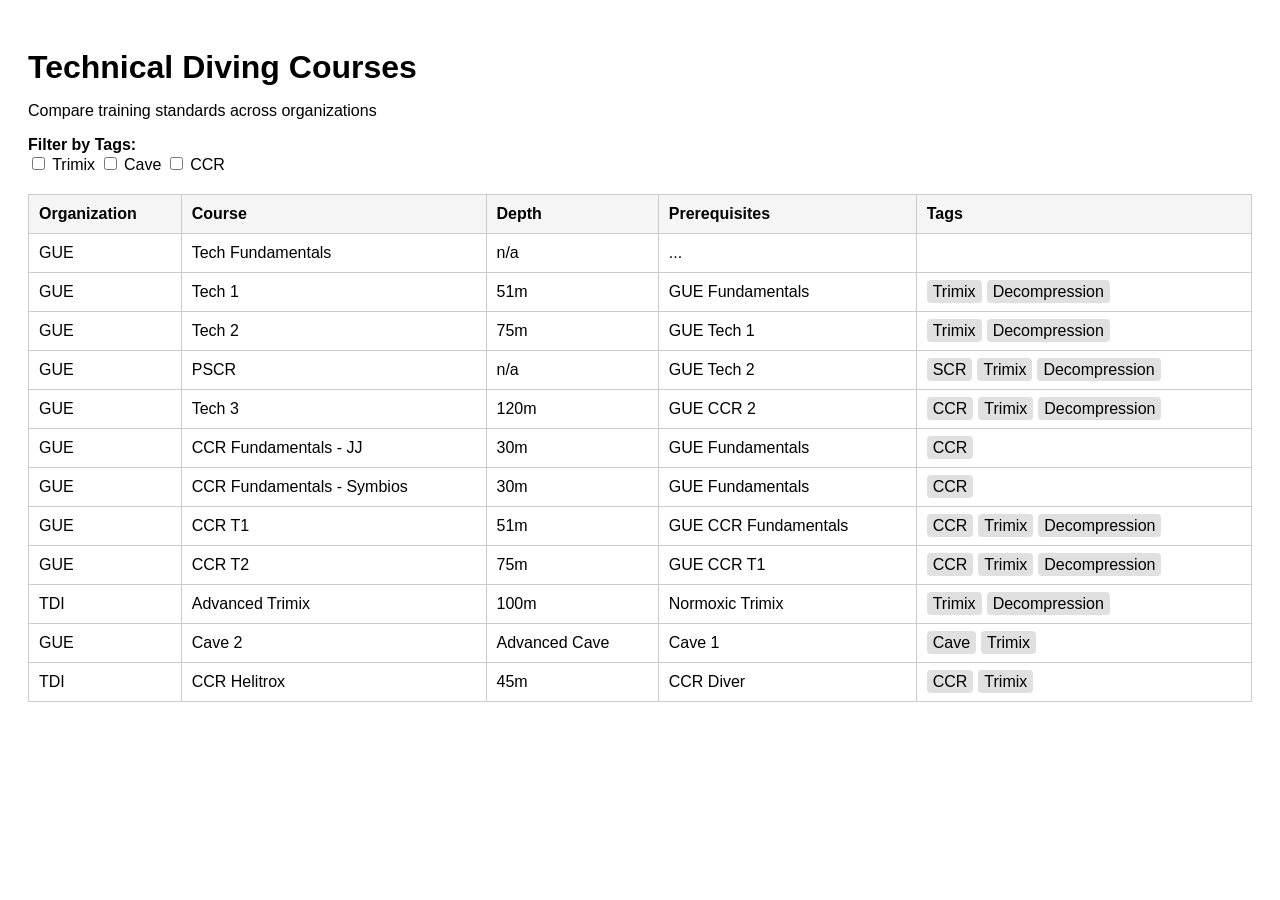
<file: comparison.html>
<!DOCTYPE html>
<html lang="en">
<head>
  <meta charset="UTF-8" />
  <title>DSRN - Technical Diving Comparison</title>
  <style>
    body { font-family: Arial; padding: 20px; }
    h1 { margin-bottom: 5px; }
    .filters { margin-bottom: 20px; }
    table { border-collapse: collapse; width: 100%; }
    th, td { border: 1px solid #ccc; padding: 10px; text-align: left; }
    th { background: #f5f5f5; }
    .tag { background: #e0e0e0; padding: 3px 6px; margin-right: 5px; border-radius: 4px; }
  </style>
</head>
<body>

<h1>Technical Diving Courses</h1>
<p>Compare training standards across organizations</p>

<div class="filters">
  <strong>Filter by Tags:</strong><br/>
  <label><input type="checkbox" value="Trimix" onchange="filterCourses()"> Trimix</label>
  <label><input type="checkbox" value="Cave" onchange="filterCourses()"> Cave</label>
  <label><input type="checkbox" value="CCR" onchange="filterCourses()"> CCR</label>
</div>

<table id="courseTable">
  <thead>
    <tr>
      <th>Organization</th>
      <th>Course</th>
      <th>Depth</th>
      <th>Prerequisites</th>
      <th>Tags</th>
    </tr>
  </thead>
  <tbody></tbody>
</table>

<script>
const courses = [
  {
    org: "GUE",
    name: "Tech Fundamentals",
    depth: "n/a",
    prereq: "...",
    tags: []
  },
  {
    org: "GUE",
    name: "Tech 1",
    depth: "51m",
    prereq: "GUE Fundamentals",
    tags: ["Trimix", "Decompression"]
  },
  {
    org: "GUE",
    name: "Tech 2",
    depth: "75m",
    prereq: "GUE Tech 1",
    tags: ["Trimix", "Decompression"]
  },
  {
    org: "GUE",
    name: "PSCR",
    depth: "n/a",
    prereq: "GUE Tech 2",
    tags: ["SCR", "Trimix", "Decompression"]
  },
  {
    org: "GUE",
    name: "Tech 3",
    depth: "120m",
    prereq: "GUE CCR 2",
    tags: ["CCR", "Trimix", "Decompression"]
  },
  {
    org: "GUE",
    name: "CCR Fundamentals - JJ",
    depth: "30m",
    prereq: "GUE Fundamentals",
    tags: ["CCR"]
  },
  {
    org: "GUE",
    name: "CCR Fundamentals - Symbios",
    depth: "30m",
    prereq: "GUE Fundamentals",
    tags: ["CCR"]
  },
  {
    org: "GUE",
    name: "CCR T1",
    depth: "51m",
    prereq: "GUE CCR Fundamentals",
    tags: ["CCR", "Trimix", "Decompression"]
  },
  {
    org: "GUE",
    name: "CCR T2",
    depth: "75m",
    prereq: "GUE CCR T1",
    tags: ["CCR", "Trimix", "Decompression"]
  },
  {
    org: "TDI",
    name: "Advanced Trimix",
    depth: "100m",
    prereq: "Normoxic Trimix",
    tags: ["Trimix", "Decompression"]
  },
  {
    org: "GUE",
    name: "Cave 2",
    depth: "Advanced Cave",
    prereq: "Cave 1",
    tags: ["Cave", "Trimix"]
  },
  {
    org: "TDI",
    name: "CCR Helitrox",
    depth: "45m",
    prereq: "CCR Diver",
    tags: ["CCR", "Trimix"]
  }
];

function renderTable(filtered) {
  const tbody = document.querySelector("#courseTable tbody");
  tbody.innerHTML = "";

  filtered.forEach(c => {
    const row = `<tr>
      <td>${c.org}</td>
      <td>${c.name}</td>
      <td>${c.depth}</td>
      <td>${c.prereq}</td>
      <td>${c.tags.map(t => `<span class="tag">${t}</span>`).join("")}</td>
    </tr>`;
    tbody.innerHTML += row;
  });
}

function filterCourses() {
  const checked = Array.from(document.querySelectorAll("input[type=checkbox]:checked"))
    .map(cb => cb.value);

  if (checked.length === 0) {
    renderTable(courses);
    return;
  }

  const filtered = courses.filter(c =>
    checked.every(tag => c.tags.includes(tag))
  );

  renderTable(filtered);
}

// initial render
renderTable(courses);
</script>

</body>
</html>
</file>
